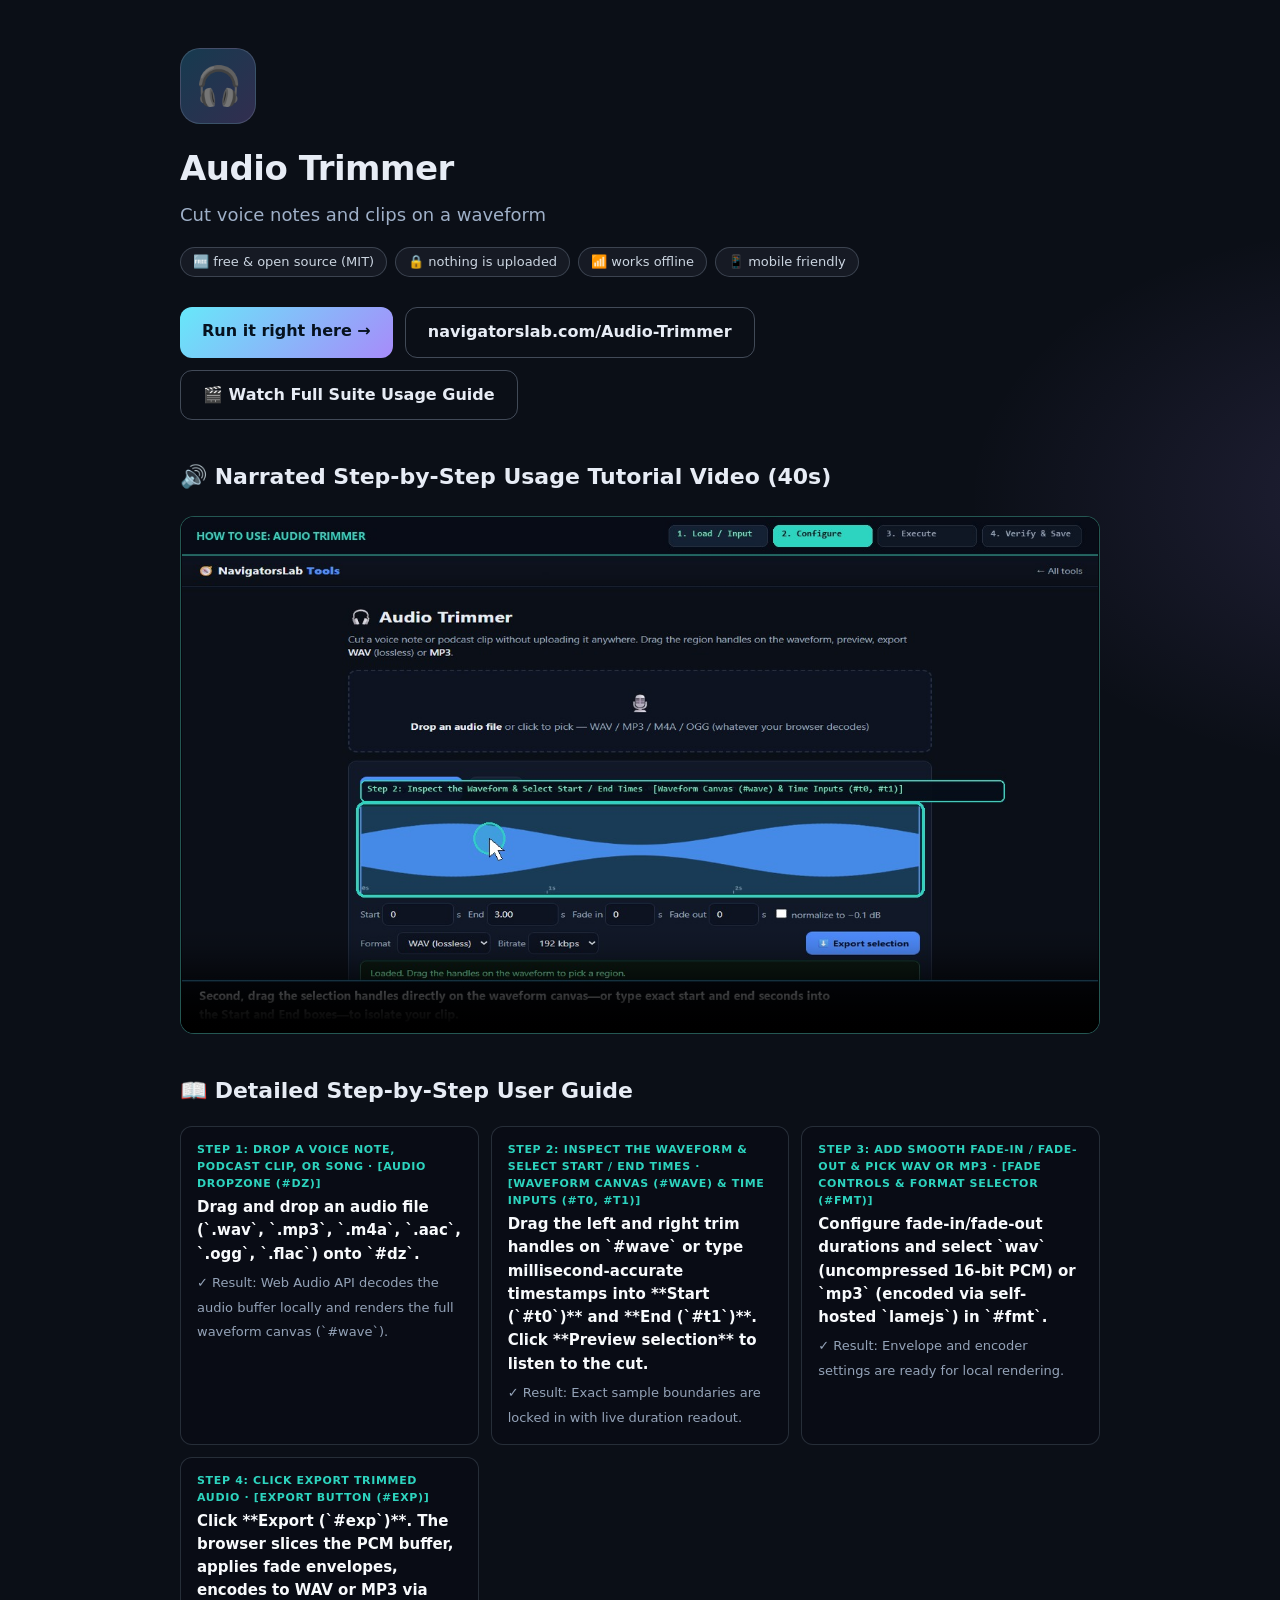
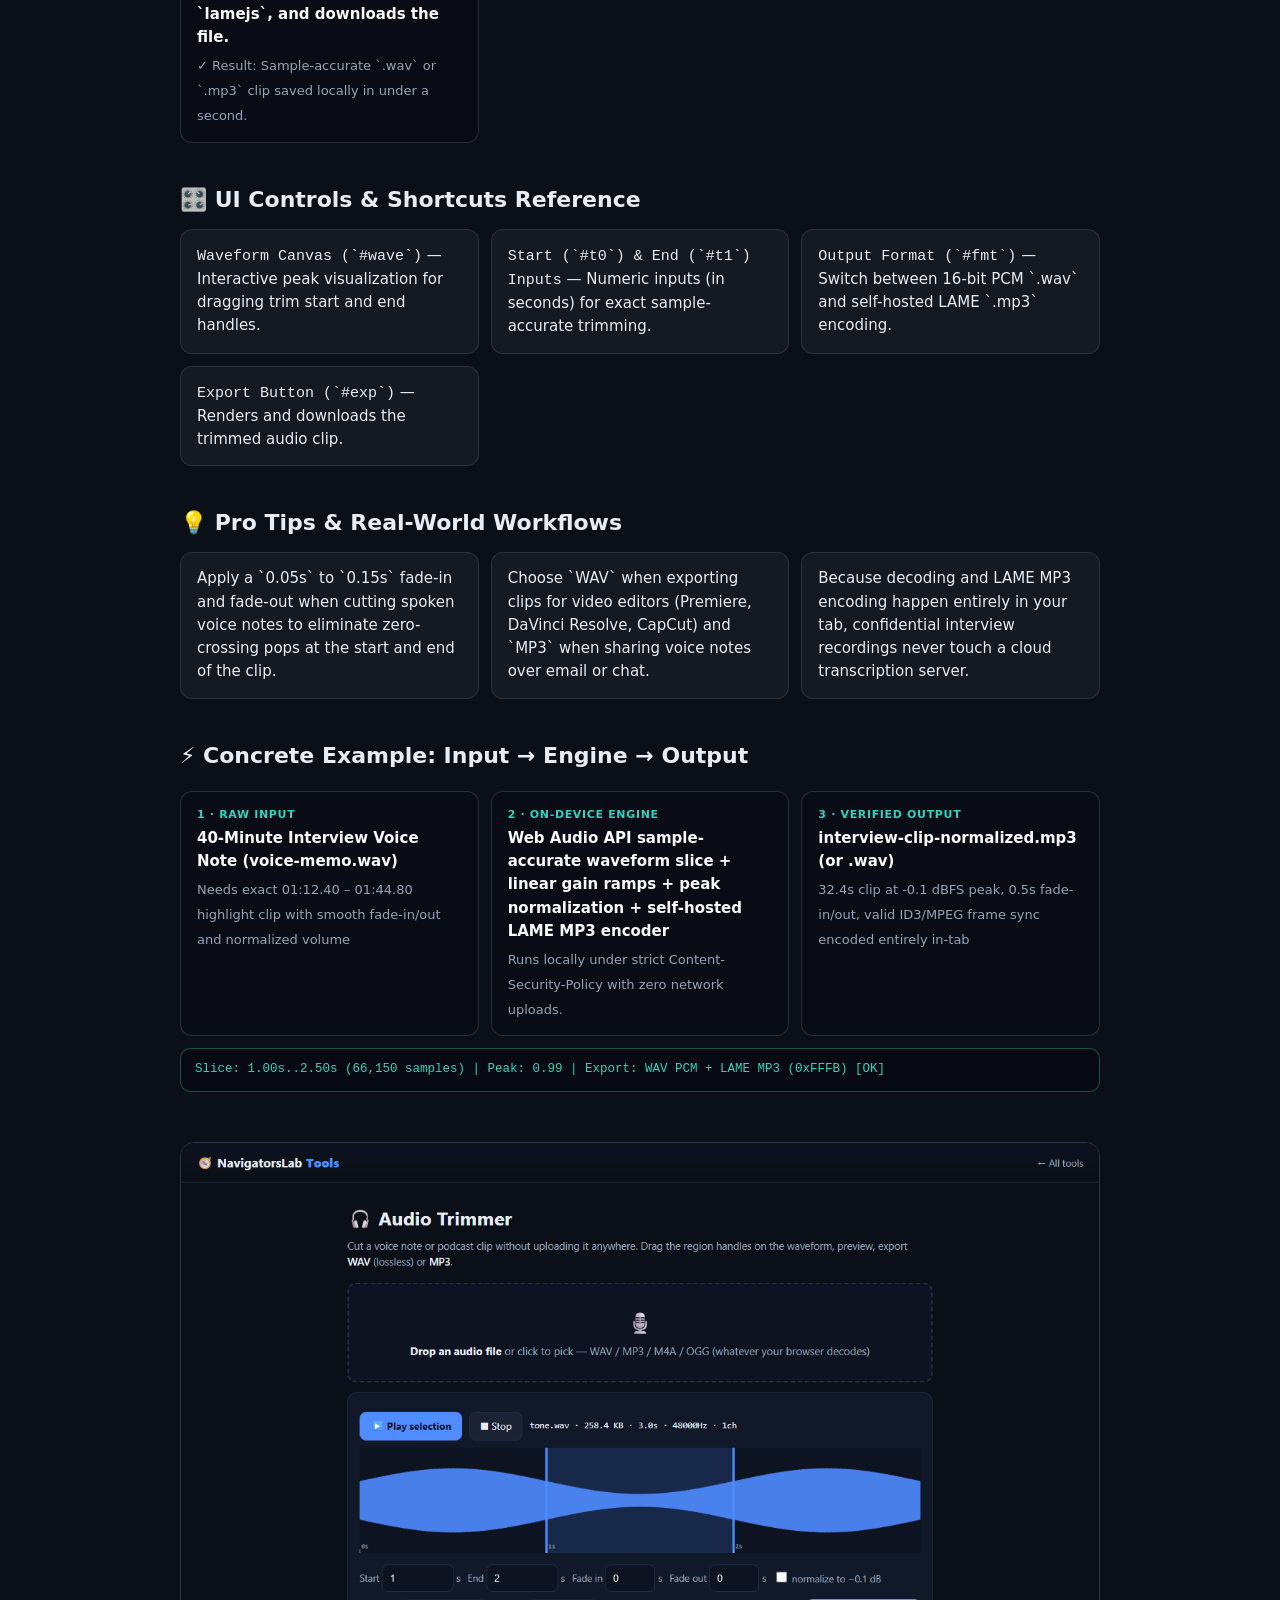
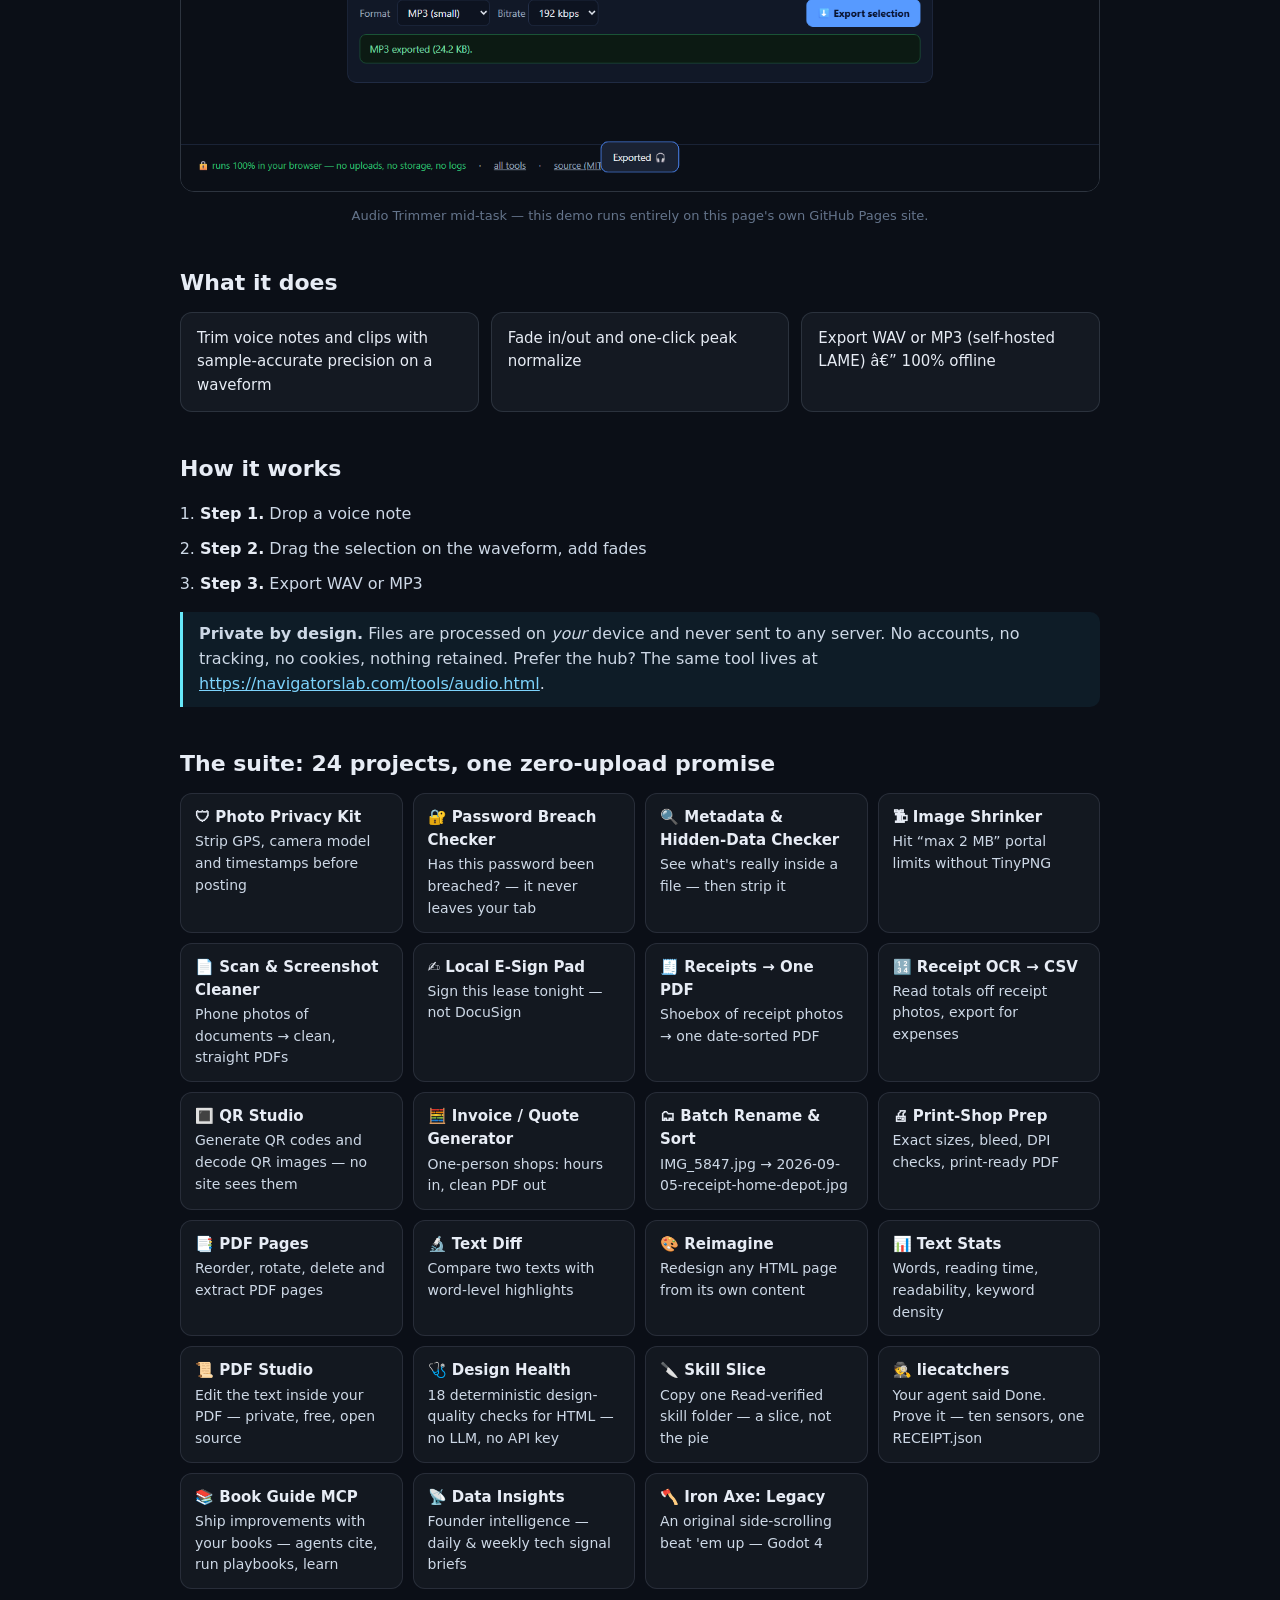
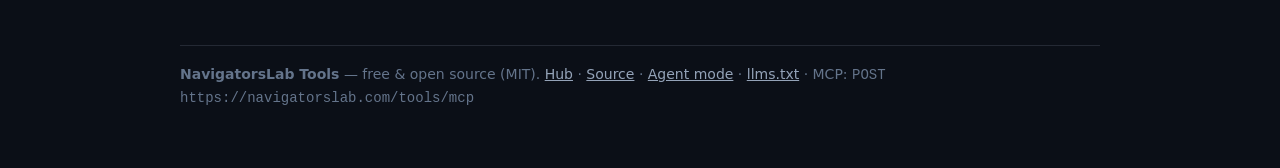
<file: index.html>
<!doctype html>
<html lang="en">
<head>
<meta charset="utf-8">
<meta name="viewport" content="width=device-width, initial-scale=1">
<title>Audio Trimmer — free, in your browser — NavigatorsLab</title>
<meta name="description" content="Cut voice notes and clips on a waveform Free, open-source (MIT), 100% on-device. No uploads, no accounts. Runs right here and on navigatorslab.com.">
<meta property="og:title" content="Audio Trimmer — NavigatorsLab Tools">
<meta property="og:description" content="Cut voice notes and clips on a waveform">
<meta property="og:image" content="./og.png">
<meta name="theme-color" content="#0b0f17">
<link rel="icon" href="data:image/svg+xml,<svg xmlns='http://www.w3.org/2000/svg' viewBox='0 0 100 100'><text y='.9em' font-size='90'>🎧</text></svg>">
<style>
    :root { color-scheme: dark; }
    * { box-sizing: border-box; }
    body { margin: 0; background: radial-gradient(900px 500px at 15% -10%, rgba(56,189,248,.16), transparent 60%),
                        radial-gradient(800px 500px at 110% 10%, rgba(167,139,250,.14), transparent 55%), #0b0f17;
      color: #e7ecf5; font-family: ui-sans-serif, system-ui, -apple-system, "Segoe UI", Roboto, sans-serif;
      line-height: 1.55; }
    main { max-width: 960px; margin: 0 auto; padding: 48px 20px 64px; }
    .tile { width: 76px; height: 76px; display: grid; place-items: center; font-size: 38px;
      border-radius: 20px; background: linear-gradient(135deg, rgba(56,189,248,.25), rgba(167,139,250,.25));
      border: 1px solid rgba(148,163,184,.25); }
    h1 { margin: 18px 0 6px; font-size: 34px; letter-spacing: -0.5px; }
    .tag { color: #9fb0c8; font-size: 18px; margin: 0 0 18px; }
    .badges span { display: inline-block; margin: 0 8px 8px 0; padding: 4px 12px; border-radius: 999px;
      font-size: 13px; color: #cbd5e1; border: 1px solid rgba(148,163,184,.3); background: rgba(148,163,184,.08); }
    .cta { display: flex; gap: 12px; flex-wrap: wrap; margin: 22px 0 8px; }
    .btn { display: inline-block; padding: 12px 22px; border-radius: 12px; text-decoration: none; font-weight: 700; }
    .primary { color: #06121f; background: linear-gradient(135deg, #67e8f9, #a78bfa); }
    .ghost { color: #e7ecf5; border: 1px solid rgba(148,163,184,.4); }
    .shot { width: 100%; border-radius: 14px; border: 1px solid rgba(148,163,184,.25); margin: 26px 0 6px; }
    .cap { color: #64748b; font-size: 13px; text-align: center; margin: 0 0 30px; }
    h2 { font-size: 22px; margin: 40px 0 12px; }
    .feats { display: grid; grid-template-columns: repeat(auto-fit, minmax(260px, 1fr)); gap: 12px; padding: 0; margin: 0; list-style: none; }
    .feats li { padding: 14px 16px; border-radius: 12px; background: rgba(148,163,184,.07);
      border: 1px solid rgba(148,163,184,.18); font-size: 15px; }
    ol.steps { padding-left: 20px; color: #cdd8e6; }
    ol.steps li { margin: 10px 0; }
    ol.steps b { color: #e7ecf5; }
    .grid { display: grid; grid-template-columns: repeat(auto-fill, minmax(210px, 1fr)); gap: 10px; }
    .grid a { display: block; padding: 12px 14px; border-radius: 12px; text-decoration: none;
      color: #cdd8e6; background: rgba(148,163,184,.06); border: 1px solid rgba(148,163,184,.16); font-size: 14px; }
    .grid a:hover { border-color: rgba(103,232,249,.5); color: #e7ecf5; }
    .grid a b { display: block; color: #e7ecf5; font-size: 15px; margin-bottom: 2px; }
    .note { border-left: 3px solid #67e8f9; padding: 10px 16px; background: rgba(56,189,248,.07);
      border-radius: 0 10px 10px 0; color: #cdd8e6; }
    footer { margin-top: 56px; padding-top: 18px; border-top: 1px solid rgba(148,163,184,.18);
      color: #64748b; font-size: 14px; }
    footer a { color: #94a3b8; }
    a { color: #7dd3fc; }
    .io-grid { display: grid; grid-template-columns: repeat(auto-fit, minmax(240px, 1fr)); gap: 12px; margin: 18px 0 12px; }
    .io-card { padding: 14px 16px; border-radius: 12px; background: rgba(9,13,22,.9); border: 1px solid rgba(148,163,184,.22); }
    .io-card small { display: block; font-size: 11px; font-weight: 700; text-transform: uppercase; letter-spacing: .06em; margin-bottom: 4px; color: #2dd4bf; }
    .io-card b { display: block; color: #f8fafc; font-size: 15px; margin-bottom: 4px; }
    .io-card span { color: #94a3b8; font-size: 13px; }
    .io-proof { background: #060911; border: 1px solid rgba(45,212,191,.35); border-radius: 10px; padding: 11px 14px; font-family: ui-monospace, Consolas, monospace; font-size: 12.5px; color: #2dd4bf; overflow-x: auto; margin-bottom: 24px; }
    .vid-wrap { width: 100%; aspect-ratio: 16 / 9; background: #05070d; border-radius: 14px; overflow: hidden; border: 1px solid rgba(94,234,212,.35); margin: 22px 0 8px; }
    .vid-wrap video { width: 100%; height: 100%; object-fit: contain; display: block; background: #05070d; }
</style>
</head>
<body>
<main>
  <div class="tile" aria-hidden="true">🎧</div>
  <h1>Audio Trimmer</h1>
  <p class="tag">Cut voice notes and clips on a waveform</p>
  <div class="badges"><span>🆓 free &amp; open source (MIT)</span><span>🔒 nothing is uploaded</span><span>📶 works offline</span><span>📱 mobile friendly</span></div>
  <div class="cta">
    <a class="btn primary" href="./demo.html">Run it right here &rarr;</a>
    <a class="btn ghost" href="https://navigatorslab.com/Audio-Trimmer">navigatorslab.com/Audio-Trimmer</a>
    <a class="btn ghost" href="https://navigatorslab.com/tools/videos/notebooklm-overview.mp4">🎬 Watch Full Suite Usage Guide</a>
  </div>

  <h2>🔊 Narrated Step-by-Step Usage Tutorial Video (40s)</h2>
  <div class="vid-wrap">
    <video controls playsinline preload="metadata" poster="./poster.jpg" data-aspect="horizontal">
      <source src="./demo.mp4" type="video/mp4">
    </video>
  </div>

  <h2>📖 Detailed Step-by-Step User Guide</h2>
  <div class="io-grid">
    <div class="io-card"><small>Step 1: Drop a Voice Note, Podcast Clip, or Song · [Audio Dropzone (#dz)]</small><b>Drag and drop an audio file (`.wav`, `.mp3`, `.m4a`, `.aac`, `.ogg`, `.flac`) onto `#dz`.</b><span>✓ Result: Web Audio API decodes the audio buffer locally and renders the full waveform canvas (`#wave`).</span></div>
    <div class="io-card"><small>Step 2: Inspect the Waveform & Select Start / End Times · [Waveform Canvas (#wave) & Time Inputs (#t0, #t1)]</small><b>Drag the left and right trim handles on `#wave` or type millisecond-accurate timestamps into **Start (`#t0`)** and **End (`#t1`)**. Click **Preview selection** to listen to the cut.</b><span>✓ Result: Exact sample boundaries are locked in with live duration readout.</span></div>
    <div class="io-card"><small>Step 3: Add Smooth Fade-In / Fade-Out & Pick WAV or MP3 · [Fade Controls & Format Selector (#fmt)]</small><b>Configure fade-in/fade-out durations and select `wav` (uncompressed 16-bit PCM) or `mp3` (encoded via self-hosted `lamejs`) in `#fmt`.</b><span>✓ Result: Envelope and encoder settings are ready for local rendering.</span></div>
    <div class="io-card"><small>Step 4: Click Export Trimmed Audio · [Export Button (#exp)]</small><b>Click **Export (`#exp`)**. The browser slices the PCM buffer, applies fade envelopes, encodes to WAV or MP3 via `lamejs`, and downloads the file.</b><span>✓ Result: Sample-accurate `.wav` or `.mp3` clip saved locally in under a second.</span></div>
  </div>

  <h2>🎛️ UI Controls &amp; Shortcuts Reference</h2>
  <ul class="feats">
      <li><code>Waveform Canvas (`#wave`)</code> — Interactive peak visualization for dragging trim start and end handles.</li>
      <li><code>Start (`#t0`) & End (`#t1`) Inputs</code> — Numeric inputs (in seconds) for exact sample-accurate trimming.</li>
      <li><code>Output Format (`#fmt`)</code> — Switch between 16-bit PCM `.wav` and self-hosted LAME `.mp3` encoding.</li>
      <li><code>Export Button (`#exp`)</code> — Renders and downloads the trimmed audio clip.</li>
  </ul>

  <h2>💡 Pro Tips &amp; Real-World Workflows</h2>
  <ul class="feats">
      <li>Apply a `0.05s` to `0.15s` fade-in and fade-out when cutting spoken voice notes to eliminate zero-crossing pops at the start and end of the clip.</li>
      <li>Choose `WAV` when exporting clips for video editors (Premiere, DaVinci Resolve, CapCut) and `MP3` when sharing voice notes over email or chat.</li>
      <li>Because decoding and LAME MP3 encoding happen entirely in your tab, confidential interview recordings never touch a cloud transcription server.</li>
  </ul>

  <h2>⚡ Concrete Example: Input → Engine → Output</h2>
  <div class="io-grid">
    <div class="io-card">
      <small>1 · Raw Input</small>
      <b>40-Minute Interview Voice Note (voice-memo.wav)</b>
      <span>Needs exact 01:12.40 – 01:44.80 highlight clip with smooth fade-in/out and normalized volume</span>
    </div>
    <div class="io-card">
      <small>2 · On-Device Engine</small>
      <b>Web Audio API sample-accurate waveform slice + linear gain ramps + peak normalization + self-hosted LAME MP3 encoder</b>
      <span>Runs locally under strict Content-Security-Policy with zero network uploads.</span>
    </div>
    <div class="io-card">
      <small>3 · Verified Output</small>
      <b>interview-clip-normalized.mp3 (or .wav)</b>
      <span>32.4s clip at -0.1 dBFS peak, 0.5s fade-in/out, valid ID3/MPEG frame sync encoded entirely in-tab</span>
    </div>
  </div>
  <div class="io-proof">Slice: 1.00s..2.50s (66,150 samples) | Peak: 0.99 | Export: WAV PCM + LAME MP3 (0xFFFB) [OK]</div>

  <img class="shot" src="./shot.png" alt="Audio Trimmer in action">
  <p class="cap">Audio Trimmer mid-task — this demo runs entirely on this page's own GitHub Pages site.</p>

  <h2>What it does</h2>
  <ul class="feats">
      <li>Trim voice notes and clips with sample-accurate precision on a waveform</li>
      <li>Fade in/out and one-click peak normalize</li>
      <li>Export WAV or MP3 (self-hosted LAME) â€” 100% offline</li>
  </ul>

  <h2>How it works</h2>
  <ol class="steps">
      <li><b>Step 1.</b> Drop a voice note</li>
      <li><b>Step 2.</b> Drag the selection on the waveform, add fades</li>
      <li><b>Step 3.</b> Export WAV or MP3</li>
  </ol>

  <div class="note"><b>Private by design.</b> Files are processed on <em>your</em> device and never
  sent to any server. No accounts, no tracking, no cookies, nothing retained. Prefer the hub?
  The same tool lives at <a href="https://navigatorslab.com/tools/audio.html">https://navigatorslab.com/tools/audio.html</a>.</div>

  <h2>The suite: 24 projects, one zero-upload promise</h2>
  <div class="grid">
      <a href="https://navigatorslab.com/tools/exif.html"><b>🛡 Photo Privacy Kit</b>Strip GPS, camera model and timestamps before posting</a>
      <a href="https://navigatorslab.com/tools/breachcheck.html"><b>🔐 Password Breach Checker</b>Has this password been breached? — it never leaves your tab</a>
      <a href="https://navigatorslab.com/tools/metadata.html"><b>🔍 Metadata & Hidden-Data Checker</b>See what's really inside a file — then strip it</a>
      <a href="https://navigatorslab.com/tools/shrink.html"><b>🗜 Image Shrinker</b>Hit “max 2 MB” portal limits without TinyPNG</a>
      <a href="https://navigatorslab.com/tools/scan.html"><b>📄 Scan & Screenshot Cleaner</b>Phone photos of documents → clean, straight PDFs</a>
      <a href="https://navigatorslab.com/tools/sign.html"><b>✍ Local E-Sign Pad</b>Sign this lease tonight — not DocuSign</a>
      <a href="https://navigatorslab.com/tools/receipts.html"><b>🧾 Receipts → One PDF</b>Shoebox of receipt photos → one date-sorted PDF</a>
      <a href="https://navigatorslab.com/tools/ocr.html"><b>🔢 Receipt OCR → CSV</b>Read totals off receipt photos, export for expenses</a>
      <a href="https://navigatorslab.com/tools/qr.html"><b>🔳 QR Studio</b>Generate QR codes and decode QR images — no site sees them</a>
      <a href="https://navigatorslab.com/tools/invoice.html"><b>🧮 Invoice / Quote Generator</b>One-person shops: hours in, clean PDF out</a>
      <a href="https://navigatorslab.com/tools/rename.html"><b>🗂 Batch Rename & Sort</b>IMG_5847.jpg → 2026-09-05-receipt-home-depot.jpg</a>
      <a href="https://navigatorslab.com/tools/printprep.html"><b>🖨 Print-Shop Prep</b>Exact sizes, bleed, DPI checks, print-ready PDF</a>
      <a href="https://navigatorslab.com/tools/pdfpages.html"><b>📑 PDF Pages</b>Reorder, rotate, delete and extract PDF pages</a>
      <a href="https://navigatorslab.com/tools/textdiff.html"><b>🔬 Text Diff</b>Compare two texts with word-level highlights</a>
      <a href="https://navigatorslab.com/reimagine/"><b>🎨 Reimagine</b>Redesign any HTML page from its own content</a>
      <a href="https://navigatorslab.com/tools/textstats.html"><b>📊 Text Stats</b>Words, reading time, readability, keyword density</a>
      <a href="https://navigatorslab.com/pdf-studio/"><b>📜 PDF Studio</b>Edit the text inside your PDF — private, free, open source</a>
      <a href="https://github.com/Kayforkind/design-health-action"><b>🩺 Design Health</b>18 deterministic design-quality checks for HTML — no LLM, no API key</a>
      <a href="https://github.com/Kayforkind/skill-slice"><b>🔪 Skill Slice</b>Copy one Read-verified skill folder — a slice, not the pie</a>
      <a href="https://github.com/Kayforkind/liecatchers"><b>🕵 liecatchers</b>Your agent said Done. Prove it — ten sensors, one RECEIPT.json</a>
      <a href="https://github.com/Kayforkind/book-guide-mcp"><b>📚 Book Guide MCP</b>Ship improvements with your books — agents cite, run playbooks, learn</a>
      <a href="https://github.com/Kayforkind/data-insights"><b>📡 Data Insights</b>Founder intelligence — daily & weekly tech signal briefs</a>
      <a href="https://github.com/Kayforkind/iron-axe-legacy"><b>🪓 Iron Axe: Legacy</b>An original side-scrolling beat 'em up — Godot 4</a>
  </div>

  <footer>
    <b>NavigatorsLab Tools</b> — free &amp; open source (MIT).
    <a href="https://navigatorslab.com/tools/">Hub</a> · <a href="https://github.com/Kayforkind/NavigatorsLab-Tools">Source</a> ·
    <a href="https://navigatorslab.com/tools/agents.html">Agent mode</a> · <a href="https://navigatorslab.com/tools/llms.txt">llms.txt</a> ·
    MCP: <code>POST https://navigatorslab.com/tools/mcp</code>
  </footer>
</main>
</body>
</html>
</file>
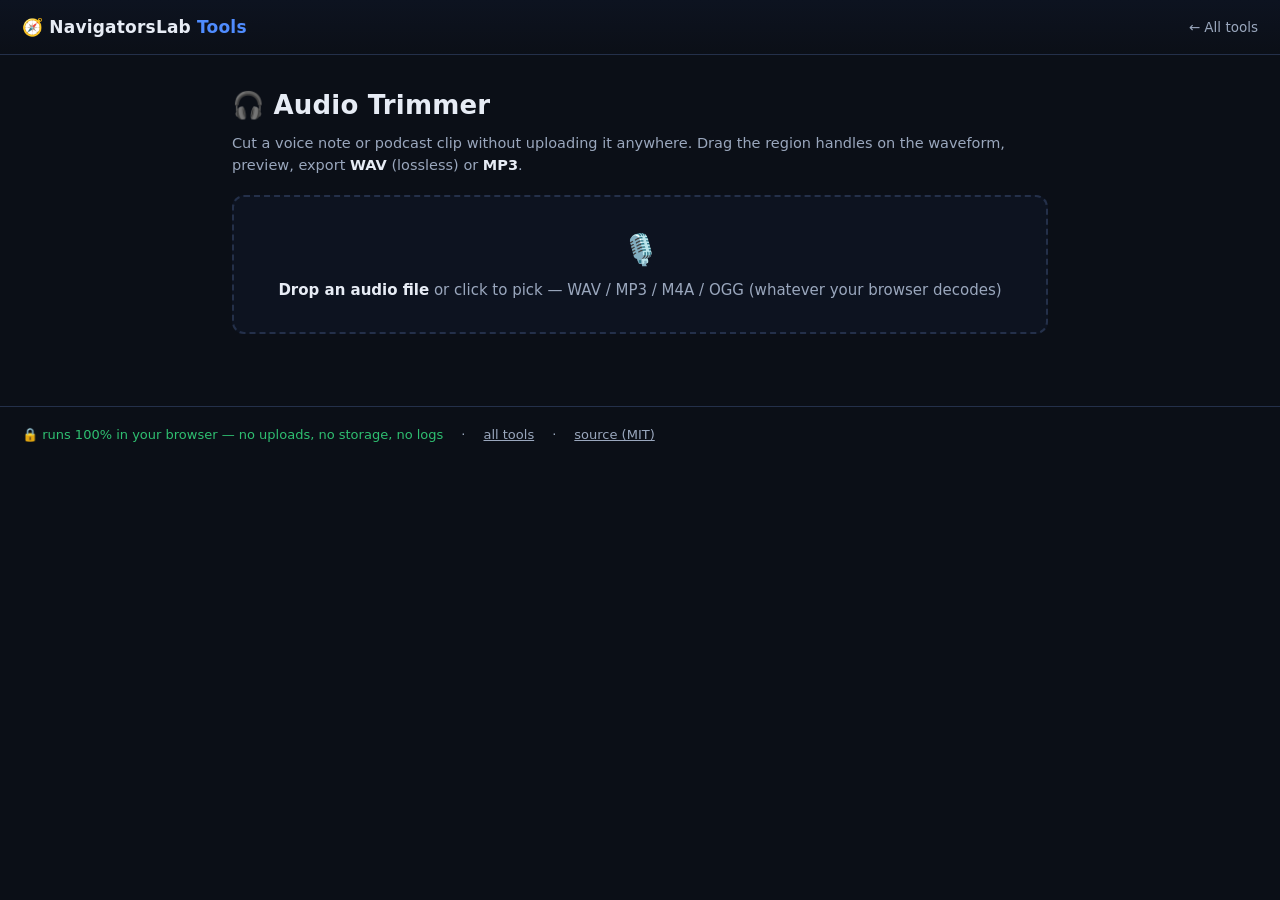
<file: demo.html>
<!doctype html>
<html lang="en">
<head>
  <meta http-equiv="Content-Security-Policy" content="default-src &#39;none&#39;; script-src &#39;self&#39; &#39;wasm-unsafe-eval&#39; blob:; style-src &#39;self&#39; &#39;unsafe-inline&#39;; img-src &#39;self&#39; data: blob:; media-src &#39;self&#39; blob:; font-src &#39;self&#39; data:; connect-src &#39;self&#39; blob: data: https://api.pwnedpasswords.com; worker-src &#39;self&#39; blob:; child-src &#39;self&#39; blob:; form-action &#39;none&#39;; base-uri &#39;none&#39;">

  <meta charset="utf-8" />
  <meta name="viewport" content="width=device-width, initial-scale=1" />
  <title>Audio Trimmer — NavigatorsLab Tools</title>
  <meta name="description" content="Trim voice notes and podcast clips on a waveform, export WAV or MP3. Entirely in your browser." />
  <meta name="theme-color" content="#0b0f17" />
  <meta property="og:title" content="Audio Trimmer — NavigatorsLab Tools" />
  <meta property="og:description" content="Trim voice notes and podcast clips on a waveform, export WAV or MP3. Entirely in your browser." />
  <meta property="og:type" content="website" />
  <meta property="og:image" content="https://navigatorslab.com/tools/og-audio.png" />
  <meta property="og:url" content="https://navigatorslab.com/tools/audio" />
  <meta name="twitter:card" content="summary_large_image" />
  <meta name="twitter:title" content="Audio Trimmer — NavigatorsLab Tools" />
  <meta name="twitter:description" content="Trim voice notes and podcast clips on a waveform, export WAV or MP3. Entirely in your browser." />
  <meta name="twitter:image" content="https://navigatorslab.com/tools/og-audio.png" />
  <link rel="icon" href="data:image/svg+xml,<svg xmlns='http://www.w3.org/2000/svg' viewBox='0 0 100 100'><text y='.9em' font-size='90'>🎧</text></svg>" />
  <script type="module" crossorigin src="./assets/audio-DdWEOSRC.js"></script>
  <link rel="modulepreload" crossorigin href="./assets/modulepreload-polyfill-B5Qt9EMX.js">
  <link rel="modulepreload" crossorigin href="./assets/preload-helper-Dp1pzeXC.js">
  <link rel="modulepreload" crossorigin href="./assets/dom-Dlmw5D9F.js">
  <link rel="modulepreload" crossorigin href="./assets/agent-BXrVPJYt.js">
  <link rel="stylesheet" crossorigin href="./assets/styles-C6TKuKcN.css"></head>
<body>
  <header class="nl-top">
    <a class="brand" href="./index.html">🧭 NavigatorsLab <b>Tools</b></a>
    <span class="spacer"></span>
    <a class="plain" href="./index.html">← All tools</a>
  </header>

  <main class="wrap narrow">
    <h1>🎧 Audio Trimmer</h1>
    <p class="sub">
      Cut a voice note or podcast clip without uploading it anywhere. Drag the region handles on the waveform,
      preview, export <b>WAV</b> (lossless) or <b>MP3</b>.
    </p>

    <div class="drop" id="dz" tabindex="0">
      <span class="big">🎙️</span>
      <b>Drop an audio file</b> or click to pick — WAV / MP3 / M4A / OGG (whatever your browser decodes)
    </div>

    <div class="panel" id="panel" hidden>
      <div class="row">
        <button id="play" class="primary">▶️ Play selection</button>
        <button id="stop">⏹ Stop</button>
        <span class="mono" id="info"></span>
      </div>
      <canvas id="wave" width="960" height="180" style="width:100%; touch-action:none;"></canvas>
      <div class="row">
        <label>Start <input type="number" id="t0" min="0" step="0.01" style="width:100px" /> s</label>
        <label>End <input type="number" id="t1" min="0" step="0.01" style="width:100px" /> s</label>
        <label>Fade in <input type="number" id="fin" value="0" min="0" step="0.05" style="width:70px" /> s</label>
        <label>Fade out <input type="number" id="fout" value="0" min="0" step="0.05" style="width:70px" /> s</label>
        <label><input type="checkbox" id="norm" /> normalize to −0.1 dB</label>
      </div>
      <div class="row">
        <label>Format</label>
        <select id="fmt">
          <option value="wav">WAV (lossless)</option>
          <option value="mp3">MP3 (small)</option>
        </select>
        <label id="brWrap">Bitrate
          <select id="bitrate">
            <option value="320">320 kbps</option>
            <option value="192" selected>192 kbps</option>
            <option value="128">128 kbps</option>
          </select>
        </label>
        <span class="grow" style="flex:1"></span>
        <button id="exp" class="primary">⬇️ Export selection</button>
      </div>
      <div class="stat" id="stat" hidden></div>
    </div>
  </main>

  <footer class="nl-foot">
    <span class="lock">🔒 runs 100% in your browser — no uploads, no storage, no logs</span>
    <span>·</span><a href="./index.html">all tools</a>
    <span>·</span><a href="https://github.com/Kayforkind/NavigatorsLab-Tools">source (MIT)</a>
  </footer>

</body>
</html>
</file>
<file: assets/styles-C6TKuKcN.css>
:root{--bg: #0b0f17;--bg2: #111827;--bg3: #1a2233;--line: #24304a;--txt: #e7ecf5;--mut: #9aa7bd;--acc: #4f8cff;--ok: #2fbf71;--err: #e5484d;--warn: #f5a524;--rad: 12px}*{box-sizing:border-box}html,body{margin:0;padding:0}body{background:var(--bg);color:var(--txt);font:15px/1.55 Segoe UI,system-ui,-apple-system,Roboto,sans-serif;min-height:100vh}.nl-top{display:flex;align-items:center;gap:12px;padding:14px 22px;border-bottom:1px solid var(--line);background:linear-gradient(180deg,#0d1320,#0b0f17);position:sticky;top:0;z-index:50}.nl-top .brand{font-weight:700;font-size:17px;text-decoration:none;color:var(--txt);letter-spacing:.2px;white-space:nowrap}.nl-top .brand b{color:var(--acc)}.nl-top .tagline{color:var(--mut);font-size:12.5px;margin-left:2px;white-space:nowrap}.nl-top .spacer{flex:1}.nl-top a.plain{color:var(--mut);text-decoration:none;font-size:13.5px}.nl-top a.plain:hover{color:var(--txt)}.nl-foot{margin-top:46px;padding:18px 22px 26px;border-top:1px solid var(--line);color:var(--mut);font-size:13px;display:flex;flex-wrap:wrap;gap:8px 18px;align-items:center}.nl-foot a{color:var(--mut)}.nl-foot .lock{color:var(--ok)}.wrap{max-width:1080px;margin:0 auto;padding:26px 22px 40px}.wrap.narrow{max-width:860px}h1{font-size:26px;margin:4px 0 6px;letter-spacing:.2px}.sub{color:var(--mut);margin:0 0 22px;font-size:14.5px}.sub b{color:var(--txt);font-weight:600}.grid{display:grid;grid-template-columns:repeat(auto-fill,minmax(300px,1fr));gap:14px}.cards{border:1px solid var(--line);border-radius:var(--rad);background:linear-gradient(180deg,var(--bg2),#0e1420);padding:16px;text-decoration:none;color:var(--txt);display:block;transition:border-color .15s,transform .15s}.cards:hover{border-color:var(--acc);transform:translateY(-1px)}.cards .ico{font-size:26px}.cards h3{margin:8px 0 4px;font-size:16px}.cards p{margin:0;color:var(--mut);font-size:13.5px}.panel{border:1px solid var(--line);border-radius:var(--rad);background:var(--bg2);padding:16px;margin:14px 0}.panel h2{margin:0 0 10px;font-size:16px}.panel h3{margin:18px 0 8px;font-size:14px;color:var(--txt)}.drop{border:2px dashed var(--line);border-radius:var(--rad);padding:30px 18px;text-align:center;color:var(--mut);cursor:pointer;transition:border-color .15s,background .15s;background:#0d1320}.drop:hover,.drop.dz-over{border-color:var(--acc);background:#101828;color:var(--txt)}.drop .big{font-size:30px;display:block;margin-bottom:6px}.drop b{color:var(--txt)}.row{display:flex;gap:10px;align-items:center;flex-wrap:wrap;margin:10px 0}.row.tight{margin:4px 0}.row label{color:var(--mut);font-size:13.5px}button,.btn{background:var(--bg3);color:var(--txt);border:1px solid var(--line);border-radius:9px;padding:8px 14px;font:inherit;font-size:14px;cursor:pointer;transition:border-color .15s,background .15s}button:hover,.btn:hover{border-color:var(--acc)}button.primary{background:var(--acc);border-color:var(--acc);color:#081226;font-weight:700}button.primary:hover{filter:brightness(1.1)}button:disabled{opacity:.45;cursor:not-allowed}button.danger{border-color:#7a2c30;color:#ff8589}input[type=text],input[type=password],input[type=number],input[type=date],select,textarea{background:#0d1320;color:var(--txt);border:1px solid var(--line);border-radius:8px;padding:7px 10px;font:inherit;font-size:14px}textarea{width:100%;display:block;resize:vertical}input:focus,select:focus,textarea:focus{outline:none;border-color:var(--acc)}input:focus-visible,select:focus-visible,textarea:focus-visible,button:focus-visible,a:focus-visible{outline:2px solid var(--acc);outline-offset:2px}input[type=range]{accent-color:var(--acc)}input[type=checkbox],input[type=radio]{accent-color:var(--acc);width:15px;height:15px}.stat{padding:9px 13px;border-radius:9px;margin:10px 0;border:1px solid var(--line);background:#0d1320;font-size:13.5px;color:var(--mut)}.stat[data-kind=ok]{border-color:#1d5c3b;color:#7ce0ae;background:#0c1a13}.stat[data-kind=err]{border-color:#6b2a2e;color:#ff9a9d;background:#1a0e10}.pill{display:inline-block;padding:2px 9px;border-radius:999px;font-size:12px;border:1px solid var(--line);color:var(--mut);margin-left:6px}.pill.ok{color:#7ce0ae;border-color:#1d5c3b}.pill.err{color:#ff9a9d;border-color:#6b2a2e}.pill.warn{color:#ffd479;border-color:#6b5518}.frow{display:flex;align-items:center;gap:10px;padding:8px 10px;border:1px solid var(--line);border-radius:9px;background:#0d1320;margin:6px 0;font-size:13.5px;flex-wrap:wrap}.frow .nm{font-weight:600;word-break:break-all}.frow .meta{color:var(--mut)}.frow .grow{flex:1}.frow img.thumb{width:44px;height:44px;object-fit:cover;border-radius:6px;border:1px solid var(--line)}.frow.found{border-color:#6b5518}.frow.clean{border-color:#1d5c3b}.prev{max-width:100%;border-radius:10px;border:1px solid var(--line)}.shots{display:flex;gap:12px;flex-wrap:wrap}.shots figure{margin:0}.shots figcaption{color:var(--mut);font-size:12px;text-align:center;margin-top:4px}.nl-sr-only{position:absolute;width:1px;height:1px;margin:-1px;padding:0;overflow:hidden;clip:rect(0 0 0 0);white-space:nowrap;border:0}.nl-shortcuts{position:fixed;top:0;right:0;bottom:0;left:0;z-index:999;background:#02060cb8;display:grid;place-items:center;padding:20px}.nl-sc-panel{background:var(--panel, #101826);border:1px solid var(--line, rgba(148, 163, 184, .25));border-radius:14px;padding:20px 24px;max-width:420px;width:100%;box-shadow:0 18px 60px #00000080}.nl-sc-panel h2{margin:0 0 12px;font-size:16px}.nl-sc-row{display:flex;align-items:center;gap:12px;padding:6px 0;font-size:14px;color:var(--dim, #b7c2d0)}.nl-sc-row kbd{font-family:ui-monospace,Consolas,monospace;font-size:12px;background:#94a3b81f;border:1px solid var(--line, rgba(148, 163, 184, .25));border-bottom-width:2px;border-radius:6px;padding:2px 8px;color:var(--txt, #e7ecf5);min-width:34px;text-align:center}.nl-sc-foot{margin:12px 0 0;font-size:12px;color:var(--faint, #64748b)}.nl-toast{position:fixed;bottom:22px;left:50%;transform:translate(-50%) translateY(20px);background:var(--bg3);border:1px solid var(--acc);color:var(--txt);padding:10px 16px;border-radius:10px;font-size:13.5px;opacity:0;transition:opacity .25s,transform .25s;z-index:999;pointer-events:none}.nl-toast.show{opacity:1;transform:translate(-50%) translateY(0)}table.tbl{width:100%;border-collapse:collapse;font-size:13.5px}.tbl th,.tbl td{text-align:left;padding:7px 9px;border-bottom:1px solid var(--line);vertical-align:top}.tbl th{color:var(--mut);font-weight:600;font-size:12.5px}.tbl td.mono,.mono{font-family:ui-monospace,Consolas,monospace;font-size:12.5px}.tbl tr:hover td{background:#101828}@media(max-width:720px){.nl-top{padding:10px 14px;gap:8px;flex-wrap:wrap}.nl-top .tagline{display:none}.wrap{padding:18px 12px 30px}h1{font-size:21px}.grid{grid-template-columns:1fr}.bb-inner{padding:44px 14px 40px}.bb-dots{right:14px;bottom:14px}.rail-item{flex:0 0 240px}.cards.poster .repo{top:6px;right:8px}.row{flex-direction:column;align-items:stretch}.row>*{width:100%}button,.btn{width:100%}.drop{padding:22px 12px}.frow{font-size:12.5px}}.btn-hero{display:inline-block;padding:11px 20px;border-radius:11px;text-decoration:none;border:1px solid var(--line);color:var(--txt);background:var(--bg3);font-size:15px;font-weight:600;cursor:pointer;transition:border-color .15s,transform .15s}.btn-hero:hover{border-color:var(--acc);transform:translateY(-1px)}.btn-hero.primary{background:var(--acc);border-color:var(--acc);color:#081226;font-weight:700}.billboard{position:relative;overflow:hidden;background:linear-gradient(180deg,#0d1320,#0b0f17);border-bottom:1px solid var(--line)}.bb-art{position:absolute;top:0;right:0;bottom:0;left:0;width:100%;height:100%;object-fit:cover;object-position:center 30%;opacity:0;transition:opacity .6s ease;filter:blur(16px) saturate(1.15) brightness(.85);transform:scale(1.1)}.bb-art.ready{opacity:1}.bb-scrim{position:absolute;top:0;right:0;bottom:0;left:0;background:linear-gradient(180deg,#0b0f17d1,#0b0f178c 38%,#0b0f1747 62%,#0b0f17a8),linear-gradient(90deg,#0b0f17c7,#0b0f176b 55%,#0b0f171f)}.bb-inner{position:relative;z-index:2;max-width:1140px;margin:0 auto;padding:74px 22px 66px}.bb-kicker{display:inline-block;color:#7ce0ae;font-size:13.5px;font-weight:700;letter-spacing:.4px;text-transform:uppercase;margin-bottom:18px}.bb-title{margin:0 0 10px;font-size:clamp(30px,5.4vw,56px);line-height:1.05;font-weight:800;letter-spacing:-.5px;text-shadow:0 2px 18px rgba(0,0,0,.55)}.bb-tagline{margin:0 0 22px;max-width:560px;font-size:16.5px;line-height:1.55;color:#cfd8e6;text-shadow:0 1px 10px rgba(0,0,0,.5)}.bb-cta{display:flex;gap:12px;flex-wrap:wrap}.bb-dots{position:absolute;right:26px;bottom:18px;z-index:3;display:flex;gap:9px;align-items:center}.bb-dot{width:10px;height:10px;border-radius:50%;padding:0;background:transparent;border:1px solid var(--line);color:transparent;cursor:pointer;transition:background .2s,transform .2s}.bb-dot:hover{transform:scale(1.25)}.bb-dot.on{background:var(--acc);border-color:var(--acc);transform:scale(1.35)}@media(max-width:720px){.bb-inner{padding:54px 18px 58px}.bb-title{font-size:28px;margin-bottom:8px}.bb-tagline{font-size:14.5px;margin-bottom:16px}}.rails{display:block}.rail{margin:10px 0 26px}.rail-title{margin:0 0 12px;font-size:21px;letter-spacing:.1px;display:flex;align-items:center;gap:8px}.rail-title:after{content:"";flex:1;height:1px;background:var(--line);opacity:.5}.rail-scroll{display:flex;gap:16px;overflow-x:auto;scroll-snap-type:x mandatory;padding:2px 4px 14px;scrollbar-width:thin;scrollbar-color:var(--acc) transparent}.rail-scroll::-webkit-scrollbar{height:6px}.rail-scroll::-webkit-scrollbar-thumb{background:var(--acc);border-radius:3px}.rail-item{flex:0 0 300px;scroll-snap-align:start}.cards.poster{position:relative;display:block;border-radius:14px;overflow:hidden;border:1px solid var(--line);background:var(--bg2);transition:transform .2s ease,border-color .2s ease,box-shadow .2s ease}.cards.poster:hover,.cards.poster:focus-within{transform:scale(1.04);border-color:var(--acc);box-shadow:0 10px 30px #00000080;z-index:2}.poster-link{display:block;text-decoration:none;color:var(--txt)}.poster-art{display:block;width:100%;aspect-ratio:1200 / 630;object-fit:cover;background:var(--bg2)}.poster-cap{position:absolute;left:0;right:0;bottom:0;padding:10px 14px;background:linear-gradient(180deg,transparent,rgba(11,15,23,.92));display:flex;align-items:center;gap:9px}.poster-cap .ico{font-size:24px}.poster-cap b{font-size:15.5px;font-weight:700;line-height:1.25}.poster-cap .pill{margin-left:0}.cards.poster .repo{position:absolute;top:8px;right:10px;font-size:11.5px;font-weight:600;color:var(--mut);text-decoration:none;border:1px solid var(--line);border-radius:999px;padding:3px 10px;background:#0b0f17b8;transition:color .15s,border-color .15s,opacity .2s}.cards.poster .repo:hover,.cards.poster .repo:focus-visible{color:var(--txt);border-color:var(--acc)}.cards.poster:not(:hover):not(:focus-within) .repo{opacity:0}.grid{display:grid;grid-template-columns:repeat(auto-fill,minmax(min(320px,100%),1fr));gap:16px}.grid .cards.poster .repo{position:static;opacity:1;margin-top:8px}@media(prefers-reduced-motion:reduce){.bb-art,.cards.poster{transition:none}.cards.poster:hover,.cards.poster:focus-within{transform:none}.bb-dot{transition:none}}@media(max-width:900px){.bb-dots{right:18px;bottom:14px}}.tools-head{display:flex;align-items:center;gap:18px;flex-wrap:wrap;margin:34px 0 6px}.tools-head h2{margin:0;font-size:24px}#search{flex:1;min-width:240px;background:#0d1320;border:1px solid var(--line);border-radius:11px;padding:11px 15px;font:inherit;color:var(--txt)}#search:focus{outline:none;border-color:var(--acc)}.chips{display:flex;gap:8px;flex-wrap:wrap;margin:14px 0 20px}.chip{background:#0d1320;border:1px solid var(--line);color:var(--mut);border-radius:999px;padding:7px 15px;font:inherit;font-size:13.5px;cursor:pointer}.chip:hover{color:var(--txt);border-color:var(--acc)}.chip.on{background:var(--acc);border-color:var(--acc);color:#081226;font-weight:700}.grid{grid-template-columns:repeat(auto-fill,minmax(min(320px,100%),1fr))}.cards{padding:18px;position:relative}.card-top{display:flex;align-items:center;justify-content:space-between}.cards .ico{font-size:30px}.cards h3{margin:10px 0 4px;font-size:16.5px}.cards .tag{color:var(--acc);font-size:13px;font-weight:600;margin:0 0 8px}.cards .detail{color:var(--mut);font-size:13.5px;line-height:1.5;margin:0 0 12px}.cards .open{color:var(--txt);font-size:13.5px;font-weight:600;opacity:0;transition:opacity .15s}.cards:hover .open{opacity:1}.cards{display:flex;flex-direction:column}.cards>a:first-child{flex:1;display:block;color:inherit;text-decoration:none}.cards .repo{align-self:flex-end;margin-top:8px;font-size:12px;font-weight:600;color:var(--mut);text-decoration:none;border:1px solid var(--line);border-radius:999px;padding:3px 10px;transition:color .15s,border-color .15s}.cards .repo:hover,.cards .repo:focus-visible{color:var(--txt);border-color:var(--acc)}.no-results{color:var(--mut);text-align:center;padding:30px 0}.ttable-wrap{overflow-x:auto;border:1px solid var(--line);border-radius:var(--rad)}.ttable{min-width:640px;margin:0}.ttable td.ok{color:#7ce0ae;font-weight:600}.ttable th{position:sticky;top:0;background:var(--bg2)}.privacy-strip{border-top:1px solid var(--line);border-bottom:1px solid var(--line);background:linear-gradient(180deg,#0c1a13,#0b0f17);margin-top:40px;padding:44px 22px;text-align:center}.privacy-strip h2{font-size:24px;margin:0 0 12px}.privacy-strip p{max-width:720px;margin:0 auto 10px;color:var(--mut)}.privacy-strip .dim{color:#7d90a8;font-size:12px}@media(max-width:900px){.tools-head h2{font-size:20px}.rail-item{flex:0 0 270px}.bb-inner{padding:54px 16px 50px}}.title-hero{margin-bottom:26px}.title-hero .title-art{display:block;width:100%;max-width:860px;border-radius:14px;border:1px solid var(--line);margin-bottom:20px}.title-hero h1{font-size:34px;margin:0 0 10px}.title-hero .sub{margin-bottom:18px}.title-hero .row{margin-bottom:4px}.stats-grid{display:grid;grid-template-columns:repeat(auto-fill,minmax(150px,1fr));gap:10px}.stat-card{background:#0d1320;border:1px solid var(--line);border-radius:10px;padding:12px 14px;display:flex;flex-direction:column;gap:2px}.stat-card b{font-size:20px;color:var(--txt);word-break:break-all}.stat-card span{font-size:12px;color:var(--mut)}.kw-row{display:flex;flex-wrap:wrap;gap:8px}.kw{background:#0d1320;border:1px solid var(--line);border-radius:999px;padding:5px 14px;font-size:13px;color:var(--txt);border-color:color-mix(in srgb,var(--acc) calc(var(--w) * 1%),var(--line))}.kw i{font-style:normal;color:var(--acc);font-weight:700;margin-left:4px}.diff-inputs{display:grid;grid-template-columns:1fr 1fr;gap:12px}.diff-inputs textarea{width:100%;font-family:ui-monospace,monospace;font-size:13px}.diff-out{max-height:56vh;overflow:auto;background:#0a0e16;border:1px solid var(--line);border-radius:10px;padding:10px 0;font-size:13px}.dl{padding:1px 12px;white-space:pre-wrap;word-break:break-word}.dl-num{display:inline-block;width:64px;color:#55647d;-webkit-user-select:none;user-select:none}.dl.add{background:#3cb46e1f}.dl.del{background:#dc505a1f}.w-add{background:#3cb46e47;border-radius:3px}.w-del{background:#dc505a47;border-radius:3px;text-decoration:line-through}.pp-grid{display:grid;grid-template-columns:repeat(auto-fill,minmax(130px,1fr));gap:12px;margin-top:14px}.pp-cell{position:relative;display:flex;flex-direction:column;align-items:center;gap:6px;border:1px dashed var(--line);border-radius:10px;padding:8px;cursor:grab}.pp-cell.dragging{opacity:.4}.pp-cell.off .pp-thumb{opacity:.35}.pp-thumb{position:relative}.pp-thumb canvas{border-radius:6px;border:1px solid var(--line);max-width:110px}.pp-num{position:absolute;top:4px;left:4px;background:#0b0f17d9;color:var(--txt);font-size:11px;border-radius:6px;padding:1px 6px}.pp-x{position:absolute;top:4px;right:4px;background:#3a1520;color:#ff9a9d;border:1px solid #5c2333;border-radius:6px;font-size:11px;cursor:pointer;padding:1px 6px}.pp-r{background:#101828;color:var(--txt);border:1px solid var(--line);border-radius:6px;font-size:12px;cursor:pointer;padding:1px 8px}.pp-cell input[type=checkbox]{accent-color:var(--acc)}.lang-sel{display:inline-flex;gap:4px;margin:0 6px}.lang-btn{background:transparent;border:1px solid var(--line);color:var(--mut);border-radius:8px;padding:3px 9px;font:inherit;font-size:12px;cursor:pointer}.lang-btn:hover{color:var(--txt);border-color:var(--acc)}.lang-btn.on{background:var(--acc);border-color:var(--acc);color:#081226;font-weight:700}.whats-new{position:fixed;right:18px;bottom:18px;z-index:60;width:min(360px,calc(100vw - 36px));background:#0e1626;border:1px solid #2a3b55;border-radius:14px;box-shadow:0 18px 50px #0000008c;padding:14px 16px;opacity:0;transform:translateY(14px);transition:all .3s ease;font-size:13.5px}.whats-new.show{opacity:1;transform:translateY(0)}.whats-new .wn-head{display:flex;justify-content:space-between;align-items:center;margin-bottom:8px}.whats-new .wn-x{background:none;border:none;color:var(--mut);font-size:18px;cursor:pointer;padding:0 4px}.whats-new ul{margin:0;padding-left:18px;color:var(--txt)}.whats-new li{margin:5px 0}.whats-new .wn-foot{margin-top:8px;text-align:right}.whats-new .wn-foot a{color:var(--acc);text-decoration:none}.stats-band{max-width:1140px;margin:0 auto;padding:0 22px 34px;display:grid;grid-template-columns:repeat(6,1fr);gap:12px}.sb-item{background:linear-gradient(180deg,#101726,#0d1320);border:1px solid var(--line);border-radius:12px;padding:14px 12px;text-align:center}.sb-item b{display:block;font-size:22px;color:var(--acc);letter-spacing:-.4px}.sb-item span{font-size:11.5px;color:var(--mut)}.brag h2{font-size:24px;margin:0 0 6px}.brag .sub{color:var(--mut);margin:0 0 20px}.ex-grid{display:grid;grid-template-columns:repeat(3,1fr);gap:14px}.ex-card{background:#0d1320;border:1px solid var(--line);border-radius:14px;padding:18px;display:flex;flex-direction:column;gap:10px}.ex-head{font-weight:700;font-size:15.5px}.ex-scenario{color:var(--mut);font-size:13px;line-height:1.5;margin:0}.ex-scenario b{color:#7ce0ae}.ex-num{background:#0a101c;border:1px solid var(--line);border-radius:9px;padding:8px 11px;font-size:12.5px;color:var(--mut)}.ex-num span{display:block;color:var(--txt);font-weight:700;font-size:14px}.ex-result{font-size:13px;line-height:1.5;margin:0;color:var(--txt)}.ex-result code{color:#7ce0ae}.ttable{width:100%;border-collapse:collapse}.ttable th,.ttable td{text-align:left;padding:9px 12px;border-bottom:1px solid var(--line);font-size:13.5px}.ttable th{color:var(--mut);font-size:12px;text-transform:uppercase;letter-spacing:.6px}.faq{max-width:820px}.faq details{background:#0d1320;border:1px solid var(--line);border-radius:11px;padding:0 16px;margin-bottom:9px}.faq summary{cursor:pointer;padding:13px 0;font-weight:600}.faq p{color:var(--mut);line-height:1.55;font-size:14px;margin:0 0 14px}.faq a{color:var(--acc)}.wrap{max-width:1140px;margin:0 auto;padding:26px 22px}.wrap h2{font-size:24px;margin:0 0 6px}.wrap .sub{color:var(--mut);margin:0 0 18px;font-size:14.5px}@media(max-width:900px){.stats-band{grid-template-columns:repeat(3,1fr)}.ex-grid{grid-template-columns:1fr}}.hero{position:relative;overflow:hidden}.hero:before{content:"";position:absolute;top:0;right:0;bottom:0;left:0;pointer-events:none;background:radial-gradient(700px 340px at 15% 0%,rgba(34,211,167,.13),transparent 65%),radial-gradient(900px 420px at 85% 15%,rgba(79,140,255,.17),transparent 60%),radial-gradient(500px 300px at 55% 100%,rgba(139,124,255,.1),transparent 65%)}.hero:after{content:"";position:absolute;top:0;right:0;bottom:0;left:0;pointer-events:none;opacity:.5;background-image:linear-gradient(rgba(148,163,184,.05) 1px,transparent 1px),linear-gradient(90deg,rgba(148,163,184,.05) 1px,transparent 1px);background-size:44px 44px;mask-image:radial-gradient(75% 70% at 50% 30%,#000 30%,transparent 100%);-webkit-mask-image:radial-gradient(75% 70% at 50% 30%,#000 30%,transparent 100%)}.hero .hero-inner{position:relative;z-index:1}.hero h1 span{background:linear-gradient(92deg,#4f8cff 10%,#22d3a7 60%,#8b7cff 105%);-webkit-background-clip:text;background-clip:text;color:transparent}.hero.slim .hero-inner{padding:48px 22px 40px}.hero.slim .hero-inner{grid-template-columns:1fr}.hero-kicker{display:inline-flex;align-items:center;gap:8px;border:1px solid rgba(124,224,174,.35);background:#7ce0ae14;border-radius:999px;padding:6px 14px}.cards .ico{display:inline-flex;align-items:center;justify-content:center;width:46px;height:46px;font-size:24px;border-radius:12px;background:linear-gradient(160deg,#4f8cff29,#22d3a71a);border:1px solid rgba(79,140,255,.25)}.cards{transition:border-color .18s,transform .18s,box-shadow .18s}.cards:hover{border-color:#4f8cffa6;transform:translateY(-3px);box-shadow:0 14px 34px #00000073,0 0 0 1px #4f8cff2e}.cards .open{transition:opacity .18s,transform .18s;transform:translate(-4px)}.cards:hover .open{opacity:1;transform:translate(0)}.pill-agents{display:inline-flex;align-items:center;gap:8px;background:linear-gradient(90deg,#4f8cff24,#8b7cff24);border:1px solid rgba(139,124,255,.4);color:#b9b0ff;border-radius:999px;padding:5px 14px;font-size:12.5px;font-weight:700;letter-spacing:.4px;text-transform:uppercase}.cards3{display:grid;grid-template-columns:repeat(3,1fr);gap:14px}.cards3 .panel h3{margin:0 0 6px;font-size:15.5px}.cards3 .panel h3 a{color:var(--acc);text-decoration:none}.cards3 .panel h3 a:hover{text-decoration:underline}.cards3 .panel p{margin:0;color:var(--mut);font-size:13.5px;line-height:1.55}.mono-block{background:#0a0e16;border:1px solid var(--line);border-radius:12px;padding:14px 16px;font-family:ui-monospace,SFMono-Regular,Menlo,monospace;font-size:12.5px;line-height:1.7;color:#b6c4da;overflow-x:auto;white-space:pre-wrap;margin:12px 0 16px}.mono-block b{color:#7ce0ae}.mono-block code{color:#b9b0ff}.agent-row{display:flex;gap:12px;flex-wrap:wrap;align-items:center;margin-top:14px}.agent-chip{position:fixed;left:18px;bottom:18px;z-index:60;display:flex;align-items:center;gap:8px;background:#0e1626;border:1px solid #2a3b55;border-radius:999px;padding:9px 14px;font-size:13px;color:var(--txt);box-shadow:0 14px 40px #00000080;opacity:0;transform:translateY(10px);transition:all .3s ease;max-width:min(420px,calc(100vw - 36px))}.agent-chip.show{opacity:1;transform:translateY(0)}.agent-chip .ac-dot{width:8px;height:8px;border-radius:50%;background:#22d3a7;flex:0 0 auto;box-shadow:0 0 8px #22d3a7cc}.agent-chip button{background:none;border:none;color:var(--mut);font-size:16px;cursor:pointer;padding:0 2px;line-height:1}.agent-chip code{color:#b9b0ff;font-size:12px}.cards,.ex-card{opacity:0;transform:translateY(10px);transition:opacity .45s ease,transform .45s ease}.cards.in,.ex-card.in{opacity:1;transform:none}@media(prefers-reduced-motion:reduce){.cards,.ex-card{opacity:1;transform:none;transition:none}.agent-chip,.hv-card{transition:none;animation:none}}@media(max-width:900px){.cards3{grid-template-columns:1fr}.agent-chip{left:12px;right:12px;bottom:12px}}.ttable td a{color:#9cc3ff}.mirrors-line{margin-top:14px;font-size:13.5px;color:var(--mut)}.mirrors-line a{color:var(--acc);text-decoration:none}.mirrors-line a:hover{text-decoration:underline}.status-rows{display:flex;flex-direction:column;gap:8px;margin:18px 0}.status-row{display:grid;grid-template-columns:2rem minmax(0,1fr) minmax(0,1.2fr) auto auto;gap:10px;align-items:center;padding:10px 14px;border-radius:10px;background:#ffffff08;border:1px solid rgba(255,255,255,.07);font-size:.92rem}.status-row .sr-name{font-weight:600;color:var(--fg, #e8ecf4);text-decoration:none;overflow-wrap:anywhere}.status-row .sr-name:hover{text-decoration:underline}.status-row .sr-pretty{color:#7aa2ff;text-decoration:none;font-family:ui-monospace,monospace;font-size:.85rem}.status-row .sr-pretty:hover{text-decoration:underline}.status-row .sr-method{color:#9aa4b8;font-size:.8rem;overflow-wrap:anywhere}.status-row .sr-when{color:#6b7488;font-size:.78rem;white-space:nowrap}@media(max-width:560px){.status-row{grid-template-columns:2rem minmax(0,1fr) auto}.status-row .sr-method{grid-column:2 / 4}.status-row .sr-when{grid-column:2 / 4;white-space:normal}}.status-row.probe{border-style:dashed}.foot-note{color:#9aa4b8;font-size:.85rem;margin-top:14px}.foot-note code{background:#ffffff0f;padding:1px 5px;border-radius:4px}@media(max-width:640px){.status-row{grid-template-columns:1.6rem minmax(0,1fr);grid-auto-rows:auto}.status-row .sr-pretty,.status-row .sr-method,.status-row .sr-when{grid-column:2}.status-row .sr-pretty{overflow-wrap:anywhere}}
</file>
